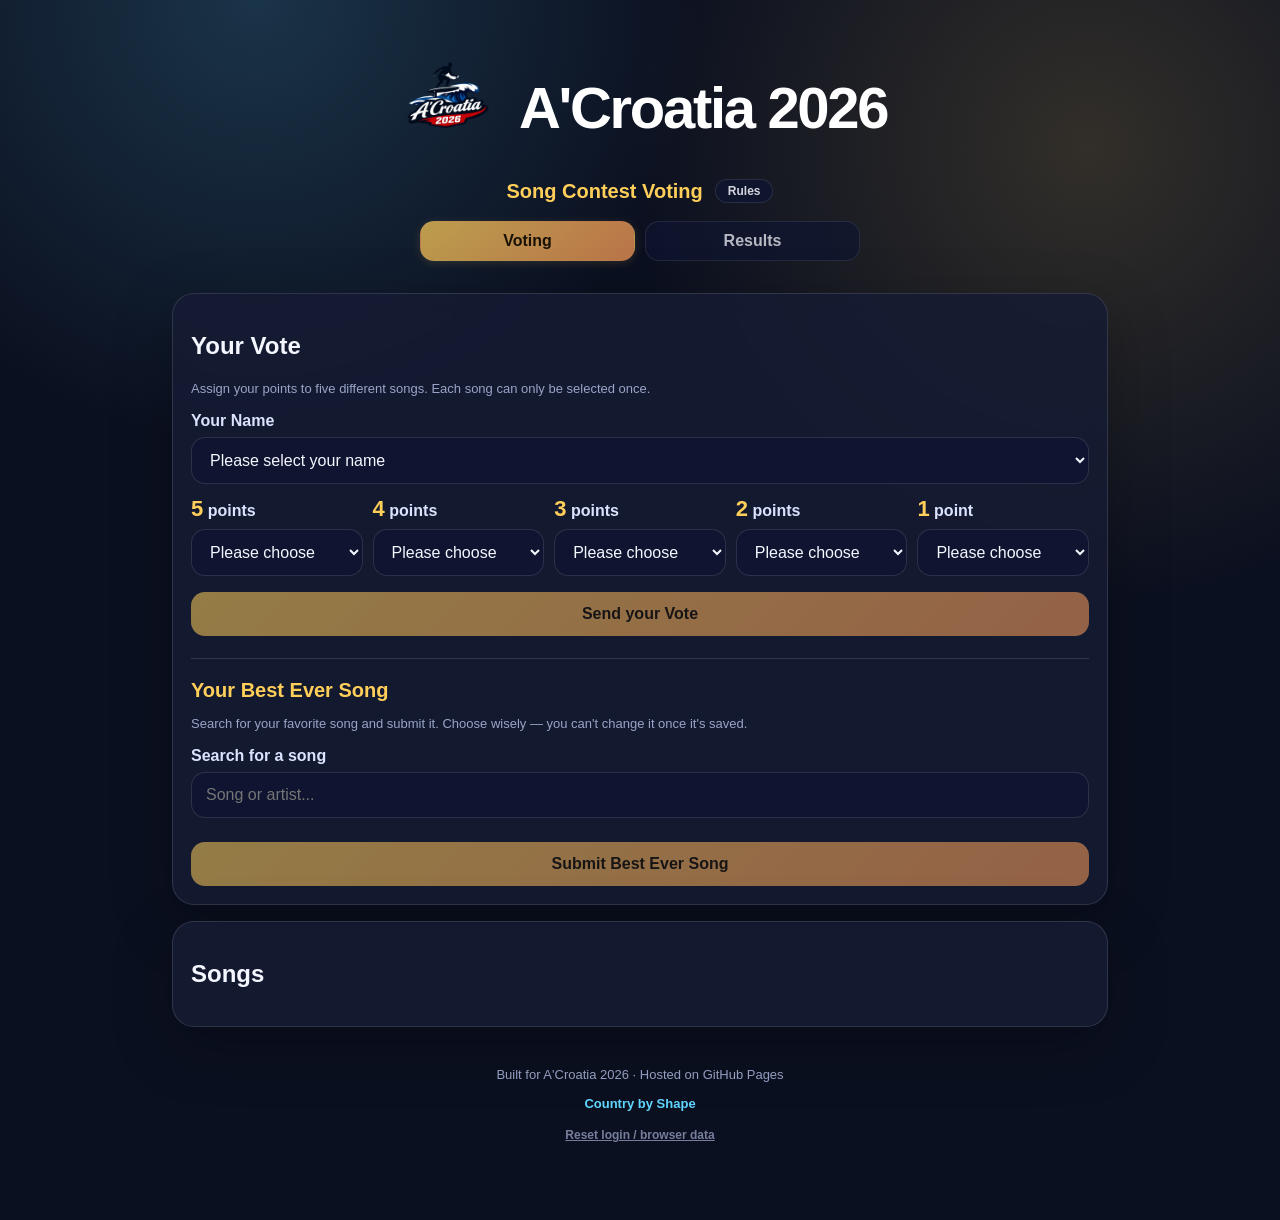
<file: index.html>
<!doctype html>
<html lang="en">
<head>
  <meta charset="utf-8" />
  <meta name="viewport" content="width=device-width,initial-scale=1" />
  <title>A'Croatia 2026 – Song Contest</title>
  <link rel="stylesheet" href="css/style.css?v=78" />
</head>
<body>
  <div class="wrap">
    <header>
      <h1 class="title">
        <a href="https://www.chillex.cloud/Challenge/" target="_blank">
          <img src="./images/logo.png" alt="A'Croatia Logo" class="logo">
        </a>
      <span>A'Croatia <span>2026</span></span>
  </h1>

  <div class="sub-row">
    <div class="sub">Song Contest Voting</div>
    <button type="button" class="rules-btn secondary" onclick="openRulesModal()" aria-label="Show rules">Rules</button>
  </div>
      <div class="tabs">
        <button id="tabVoteBtn" class="secondary active" onclick="showVote()">Voting</button>
        <button id="tabResultsBtn" class="secondary" onclick="showResults()">Results</button>
      </div>
    </header>

    <section id="voteView" class="card" autocomplete="off">
      <h2>Your Vote</h2>
      <p class="small">Assign your points to five different songs. Each song can only be selected once.</p>

      <label for="voterName">Your Name</label>
      <select id="voterName" autocomplete="off"></select>

      <div class="grid">
        <div><label><span class="points">5</span> points</label><select id="p5"></select></div>
        <div><label><span class="points">4</span> points</label><select id="p4"></select></div>
        <div><label><span class="points">3</span> points</label><select id="p3"></select></div>
        <div><label><span class="points">2</span> points</label><select id="p2"></select></div>
        <div><label><span class="points">1</span> point</label><select id="p1"></select></div>
      </div>

      <button id="submitBtn" onclick="submitVote()">Send your Vote</button>
      <div id="message" class="msg vote-message"></div>

      <div class="best-ever-section">
        <h3 class="best-ever-heading">Your Best Ever Song</h3>
        <p class="small">Search for your favorite song and submit it. Choose wisely — you can't change it once it's saved.</p>

        <label for="bestEverSearch">Search for a song</label>
        <input id="bestEverSearch" type="search" placeholder="Song or artist..." autocomplete="off" />

        <div id="bestEverResults" class="best-ever-results"></div>
        <div id="bestEverSelected" class="best-ever-selected" style="display:none"></div>

        <button id="bestEverSubmitBtn" type="button" onclick="submitBestEver()">Submit Best Ever Song</button>
        <div id="bestEverMessage" class="msg"></div>
      </div>
    </section>

    <section id="resultsView" class="card" style="display:none">
      <h2>Live Voting Results</h2>
      <p class="small">The ranking is calculated from submitted votes.</p>
      <button id="refreshResultsBtn" onclick="loadResults()">Refresh results</button>
      <div id="results"></div>
    </section>

    <section class="card">
      <h2>Songs</h2>
      <div id="songList" class="songlist"></div>
    </section>

    <footer>
      Built for A'Croatia 2026 · Hosted on GitHub Pages
      <p class="small">
        <a href="country-by-shape.html">Country by Shape</a>
      </p>
      <p class="small reset-browser-vote">
        <a href="?reset=1">Reset login / browser data</a>
      </p>
    </footer>
  </div>

  <div id="loginConfirmOverlay" class="modal-overlay" style="display:none">
    <div class="modal">
      <p id="loginConfirmVoterName" class="confirm-voter-name"></p>
      <h2>Is this you?</h2>
      <p class="small">Confirm to lock this name on this device for all games. Clear browser data or use Reset to switch users.</p>
      <div class="modal-actions">
        <button class="secondary" type="button" onclick="cancelLoginConfirm()">Cancel</button>
        <button type="button" onclick="confirmLoginYes()">Yes, that's me</button>
      </div>
    </div>
  </div>

  <div id="rulesOverlay" class="modal-overlay" style="display:none">
    <div class="modal rules-modal">
      <h2>The Rules</h2>
      <ul class="rules-list">
        <li>Listen to all the songs.</li>
        <li>Rank your Top 5 favorite songs.</li>
      </ul>

      <h3>Tie-breaker Round</h3>
      <p>If two or more songs receive the same number of points, or if one or more songs receive 0 points, an additional voting round will be held.</p>
      <ul class="rules-list">
        <li>The second round will include only new songs, with the number of new songs matching the number of tied or zero-point songs.</li>
        <li>If there are still ties or songs with 0 points after the second round, a third voting round will be held following the same procedure.</li>
      </ul>

      <h3>Most importantly:</h3>
      <ul class="rules-list rules-list-highlight">
        <li>Feel free to dance and sing along! 🎶</li>
        <li>Have an amazing time together in Croatia! 🇭🇷</li>
      </ul>

      <button type="button" class="rules-got-it secondary" onclick="closeRulesModal()">Got it</button>
    </div>
  </div>

  <div id="confirmOverlay" class="modal-overlay" style="display:none">
    <div class="modal">
      <p id="confirmVoterName" class="confirm-voter-name"></p>
      <h2>🎤 Submit your vote now!</h2>
      <p class="small">After submitting, your vote cannot be changed.</p>
      <div id="confirmVoteSummary" class="confirm-vote-summary"></div>
      <div class="modal-actions">
        <button class="secondary" onclick="closeConfirmModal()">Cancel</button>
        <button onclick="confirmFinalSubmit()">Yes, submit vote</button>
      </div>
    </div>
  </div>

  <div id="bestEverConfirmOverlay" class="modal-overlay" style="display:none">
    <div class="modal">
      <p id="bestEverConfirmVoterName" class="confirm-voter-name"></p>
      <h2>🎤 Submit your best ever song!</h2>
      <p class="small">After submitting, your choice cannot be changed.</p>
      <div id="bestEverConfirmSummary" class="confirm-vote-summary"></div>
      <div class="modal-actions">
        <button class="secondary" onclick="closeBestEverConfirmModal()">Cancel</button>
        <button onclick="confirmBestEverSubmit()">Yes, submit now</button>
      </div>
    </div>
  </div>

  <script src="js/config.js?v=43"></script>
  <script src="js/session.js?v=43"></script>
  <script src="js/app.js?v=43"></script>
  <script src="js/voting.js?v=43"></script>
  <script src="js/best-ever.js?v=43"></script>
  <script src="js/results.js?v=43"></script>
</body>
</html>
</file>
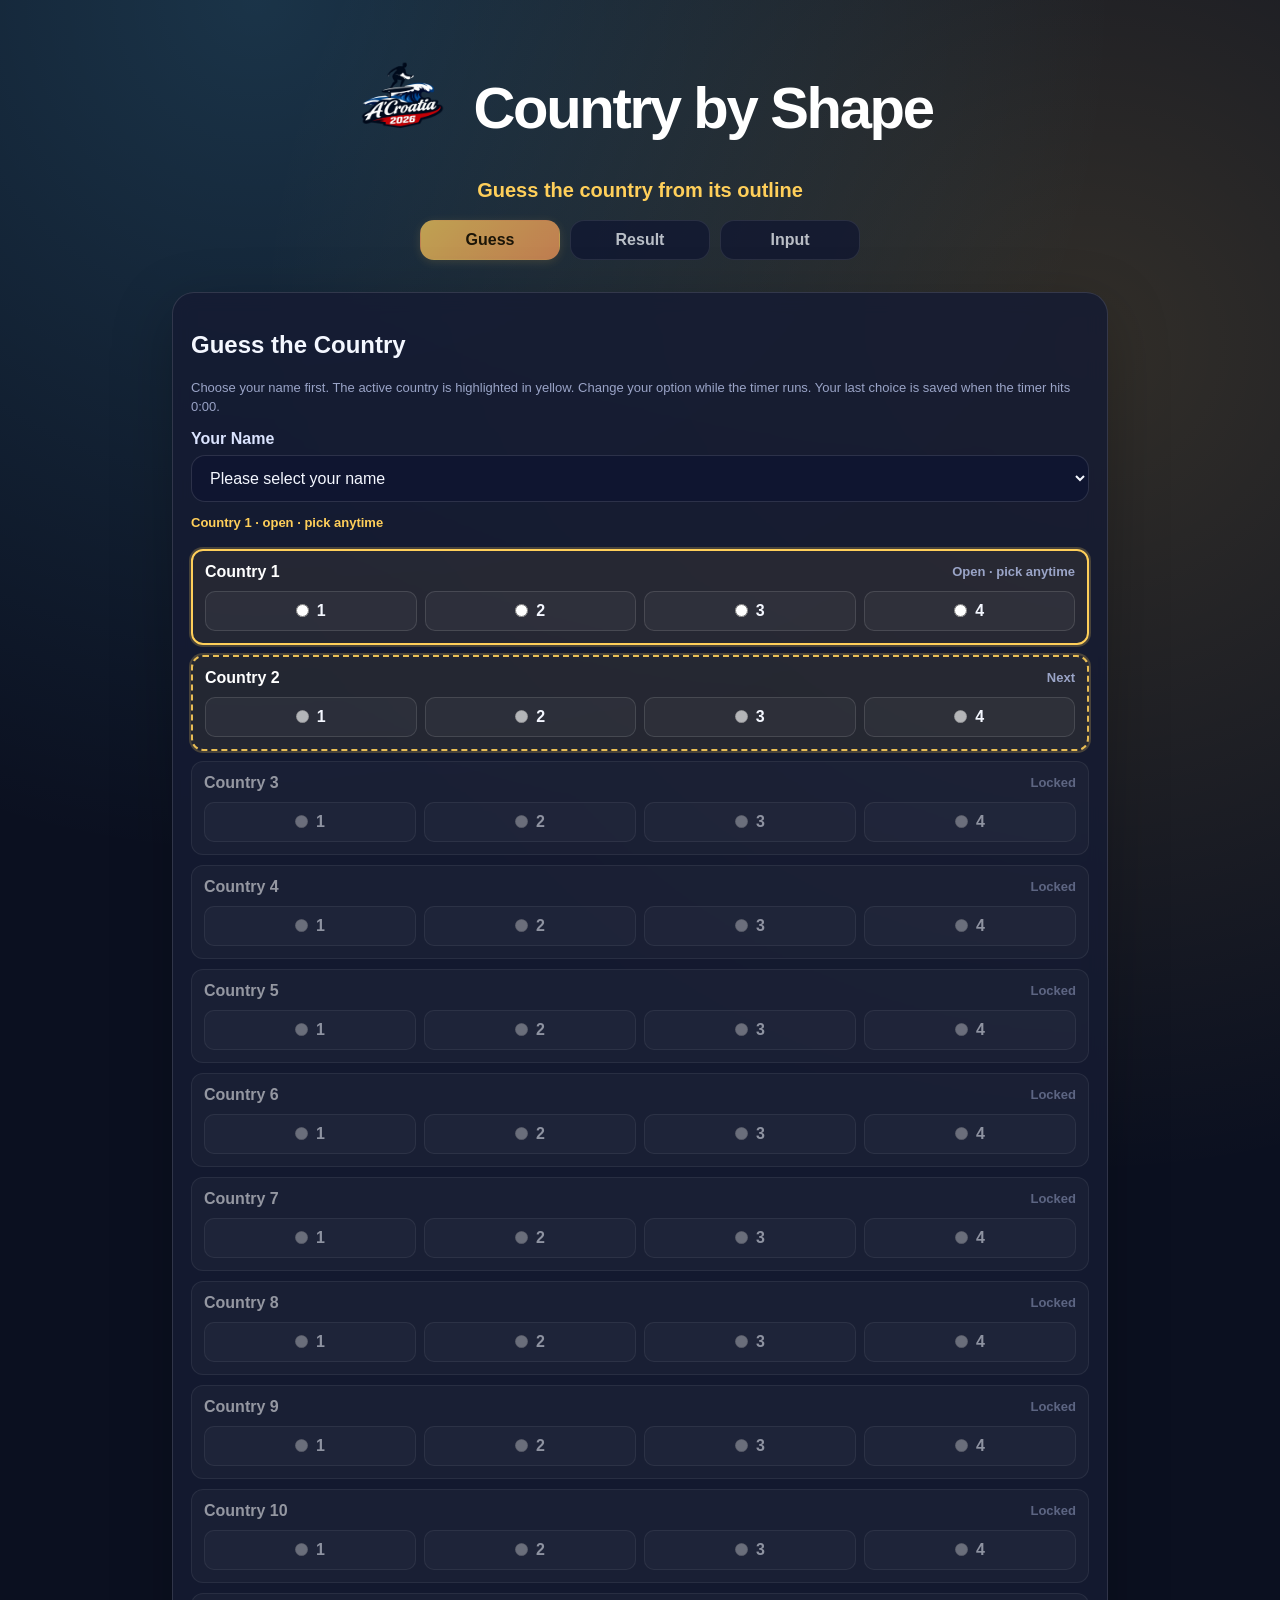
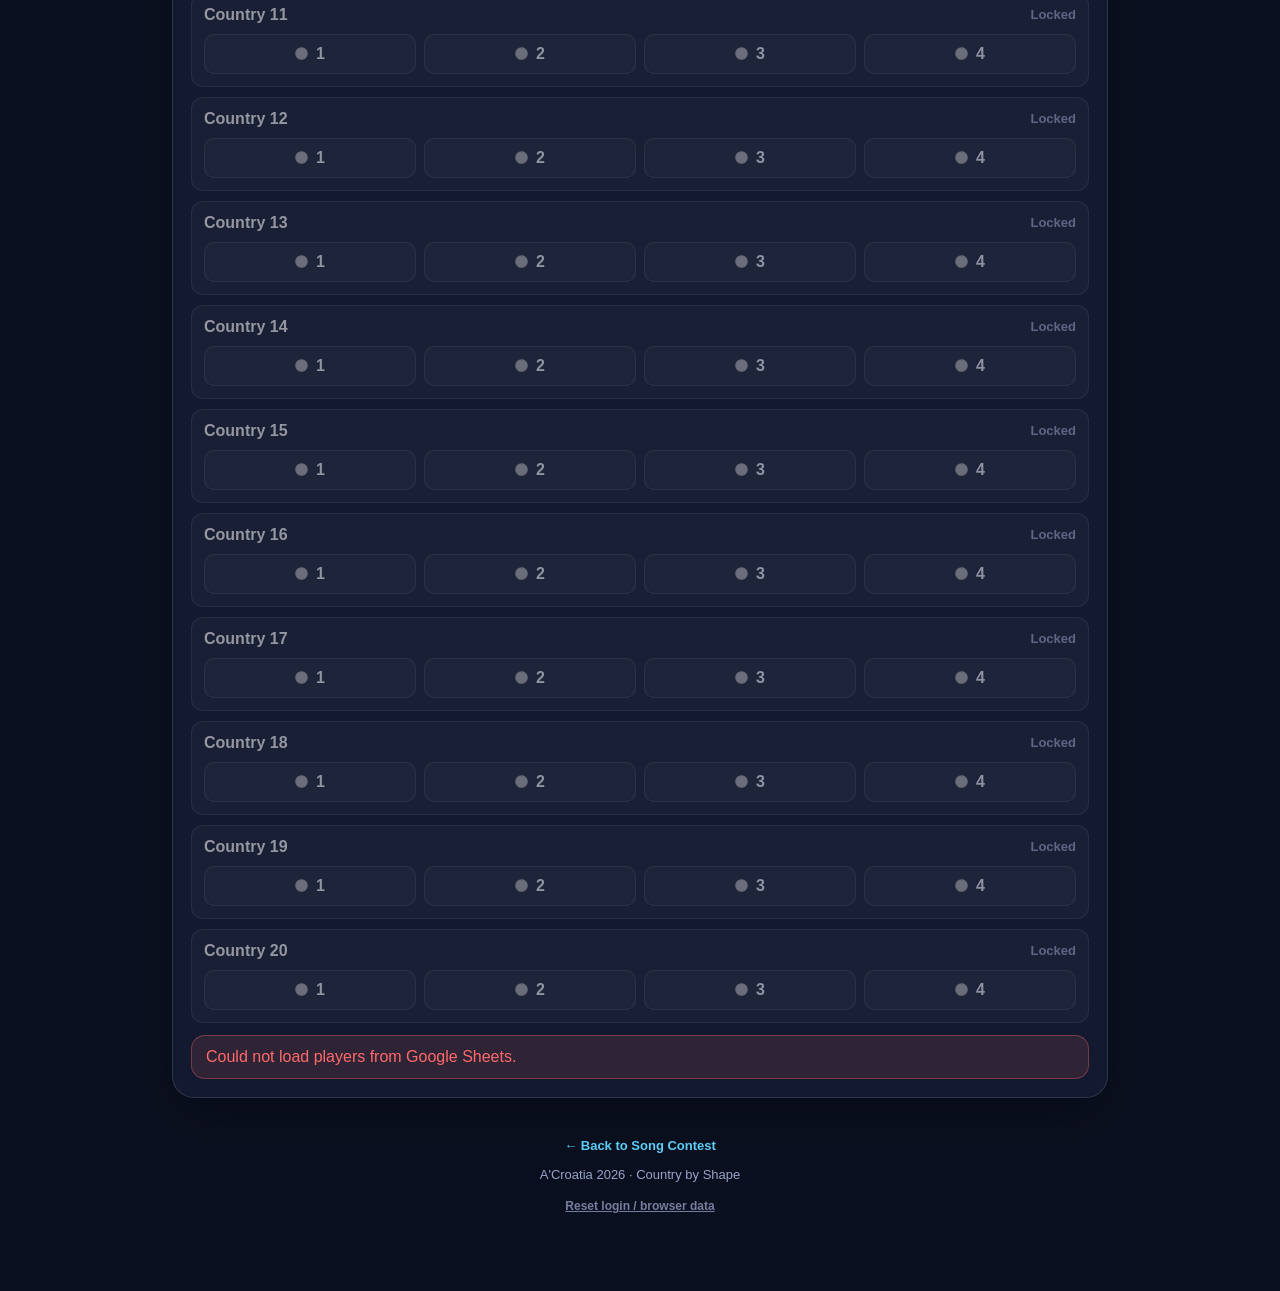
<file: country-by-shape.html>
<!doctype html>
<html lang="en">
<head>
  <meta charset="utf-8" />
  <meta name="viewport" content="width=device-width,initial-scale=1" />
  <title>Country by Shape – A'Croatia 2026</title>
  <link rel="stylesheet" href="css/style.css?v=77" />
</head>
<body>
  <div class="wrap">
    <header>
      <h1 class="title">
        <a href="https://www.chillex.cloud/Challenge/" target="_blank">
          <img src="./images/logo.png" alt="A'Croatia Logo" class="logo">
        </a>
        <span>Country by Shape</span>
      </h1>

      <div class="sub-row">
        <div class="sub">Guess the country from its outline</div>
      </div>

      <div class="tabs">
        <button id="tabGuessBtn" class="secondary active" onclick="showGuess()">Guess</button>
        <button id="tabResultBtn" class="secondary" onclick="showResult()">Result</button>
        <button id="tabInputBtn" class="secondary" onclick="showInput()">Input</button>
      </div>
    </header>

    <section id="guessView" class="card">
      <h2>Guess the Country</h2>
      <p class="small">Choose your name first. The active country is highlighted in yellow. Change your option while the timer runs. Your last choice is saved when the timer hits 0:00.</p>

      <label for="guessPlayerName">Your Name</label>
      <select id="guessPlayerName" autocomplete="off"></select>

      <p id="guessActiveInfo" class="small country-guess-active-info">Open country: Country 1</p>

      <div id="guessCountryList" class="country-guess-list"></div>

      <button id="submitCountryGuessBtn" type="button" onclick="submitCountryGuess()" style="display:none" aria-hidden="true">Submit guess</button>
      <div id="guessMessage" class="msg"></div>
    </section>

    <section id="inputView" class="card" style="display:none">
      <h2>Input</h2>
      <p class="small">Per country: Start timer (20s). Players guess in parallel. After 20s enter the correct answer and Submit.</p>
      <p id="adminStatus" class="small country-guess-active-info">Active country: Country 1 · 0/20 completed</p>

      <div id="adminCountryList" class="country-guess-list"></div>

      <div id="inputMessage" class="msg"></div>
    </section>

    <section id="resultView" class="card" style="display:none">
      <h2>Results</h2>
      <p class="small">Overview of submitted guesses.</p>
      <button id="refreshResultBtn" onclick="loadCountryResults()">Refresh results</button>
      <div id="countryResults"><p class="small">Press Refresh results to load the ranking.</p></div>
    </section>

    <footer>
      <a href="index.html">← Back to Song Contest</a>
      <p class="small">A'Croatia 2026 · Country by Shape</p>
      <p class="small reset-browser-vote">
        <a href="?reset=1">Reset login / browser data</a>
      </p>
    </footer>
  </div>

  <div id="loginConfirmOverlay" class="modal-overlay" style="display:none">
    <div class="modal">
      <p id="loginConfirmVoterName" class="confirm-voter-name"></p>
      <h2>Is this you?</h2>
      <p class="small">Confirm to lock this name on this device for all games. Clear browser data or use Reset to switch users.</p>
      <div class="modal-actions">
        <button class="secondary" type="button" onclick="cancelLoginConfirm()">Cancel</button>
        <button type="button" onclick="confirmLoginYes()">Yes, that's me</button>
      </div>
    </div>
  </div>

  <div id="inputPasswordOverlay" class="modal-overlay" style="display:none">
    <div class="modal country-password-modal">
      <h2>Input access</h2>
      <p class="small">Enter the password to enter results.</p>
      <label for="inputPassword">Password</label>
      <input id="inputPassword" type="password" autocomplete="off" onkeydown="if(event.key==='Enter')submitInputPassword()" />
      <div id="inputPasswordMessage" class="msg"></div>
      <div class="modal-actions">
        <button class="secondary" type="button" onclick="closeInputPasswordModal()">Cancel</button>
        <button type="button" onclick="submitInputPassword()">Continue</button>
      </div>
    </div>
  </div>

  <script src="js/session.js?v=77"></script>
  <script src="js/country-by-shape.js?v=77"></script>
</body>
</html>
</file>
<file: css/style.css>
:root{
  --bg:#0b1020; --card:#151b33; --muted:#9aa4c7; --text:#f4f7ff;
  --accent:#ffcf5a; --accent2:#60d6ff; --danger:#ff6b6b; --ok:#7CFFB2;
  --border:rgba(255,255,255,.12); --success:#28a745;
}
*{box-sizing:border-box}
body{margin:0;font-family:-apple-system,BlinkMacSystemFont,"Segoe UI",Roboto,Arial,sans-serif;background:radial-gradient(circle at 20% 0%,rgba(96,214,255,.18),transparent 28%),radial-gradient(circle at 85% 12%,rgba(255,207,90,.16),transparent 30%),var(--bg);color:var(--text)}
.wrap{max-width:980px;margin:0 auto;padding:22px}
header{padding:26px 0 16px;text-align:center}
h1{margin:0;font-size:clamp(30px,7vw,58px);line-height:1;letter-spacing:-.04em;color:#fff}
.title{
    display:flex;
    align-items:center;
    justify-content:center;
    gap:16px;
    color:#fff;
}

.logo{
    height:1.9em;
    width:auto;
}
.title > span,
.title > span span{color:#fff}
.sub-row{display:flex;align-items:center;justify-content:center;gap:12px;margin-top:12px;max-width:520px;margin-left:auto;margin-right:auto}
.sub{color:var(--accent);margin-top:0;font-size:20px;font-weight:600}
.rules-btn{width:auto;margin:0;padding:5px 12px;font-size:12px;font-weight:700;line-height:1;opacity:.85;white-space:nowrap}
.rules-btn:hover{opacity:1}
.card{background:rgba(21,27,51,.86);border:1px solid var(--border);border-radius:22px;padding:18px;margin:16px 0;box-shadow:0 18px 60px rgba(0,0,0,.25);backdrop-filter:blur(10px)}
label{display:block;margin:12px 0 7px;color:#dbe4ff;font-weight:700}
input,select,button{width:100%;font-size:16px;border-radius:14px;border:1px solid var(--border);padding:13px 14px;background:#0f1530;color:var(--text)}
select:focus,input:focus{outline:2px solid rgba(96,214,255,.55)}
.grid{display:grid;grid-template-columns:repeat(5,1fr);gap:10px}
.points{font-size:22px;color:var(--accent);font-weight:900}
button{cursor:pointer;background:linear-gradient(135deg,var(--accent),#ff9d5a);color:#1b1200;font-weight:900;border:0;margin-top:16px}
button.secondary{background:#0f1530;color:var(--text);border:1px solid var(--border)}
button:disabled{opacity:.55;cursor:not-allowed}
button.completed{background:var(--success);color:white;opacity:1;cursor:not-allowed}
.vote-message{margin-top:12px}
.msg{padding:12px 14px;border-radius:14px;margin-top:12px;display:none}
.msg.ok{display:block;background:rgba(124,255,178,.12);border:1px solid rgba(124,255,178,.35);color:var(--ok)}
.msg.err{display:block;background:rgba(255,107,107,.12);border:1px solid rgba(255,107,107,.35);color:var(--danger)}
.songlist{display:grid;grid-template-columns:repeat(2,1fr);gap:8px;margin-top:8px}
.song{
  padding:10px 12px;
  background:rgba(255,255,255,.05);
  border:1px solid var(--border);
  border-radius:12px;
  display:flex;
  align-items:center;
  gap:10px;
}

.song-line{
  display:flex;
  flex-direction:column;
  gap:4px;
  min-width:0;
}

.song-title{
  font-weight:700;
  color:#fff;
  line-height:1.3;
}

.song-artist{
  color:var(--muted);
  font-size:14px;
  line-height:1.3;
}

.result-song-cell .song-line{
  gap:2px;
}
.small{color:var(--muted);font-size:13px;line-height:1.45}
.reset-browser-vote{margin-top:12px;text-align:center}
.reset-browser-vote a{color:var(--muted);font-size:12px;text-decoration:underline;opacity:.75}
.reset-browser-vote a:hover{opacity:1}
.result-stats{display:grid;grid-template-columns:repeat(2,1fr);gap:10px;margin:14px 0}
.stat{background:rgba(255,255,255,.05);border:1px solid var(--border);border-radius:16px;padding:12px}
.stat-head{display:flex;align-items:center;justify-content:space-between;gap:8px}
.stat-inline{display:flex;align-items:baseline;gap:8px;flex-wrap:wrap;min-width:0}
.stat-inline b{font-size:24px;color:var(--accent);line-height:1.1;flex:0 0 auto}
.stat-label{display:inline;margin:0;color:var(--muted);font-size:13px;line-height:1.35}
.stat-expand-btn{width:auto;min-width:36px;margin:0;padding:6px 10px;font-size:14px;line-height:1;background:rgba(255,255,255,.04);color:var(--text);border:1px solid var(--border);font-weight:700}
.stat-expand-btn:hover{background:rgba(255,255,255,.08)}
.stat-details{margin-top:12px;padding-top:12px;border-top:1px solid var(--border);text-align:left}
.voter-group + .voter-group{margin-top:12px}
.voter-group h4{margin:0 0 6px;font-size:12px;text-transform:uppercase;letter-spacing:.04em;color:var(--muted)}
.voter-group ul{margin:0;padding-left:18px}
.voter-group li{margin:3px 0;font-size:14px}
.voter-group .empty{color:var(--muted);font-size:13px;font-style:italic;list-style:none;padding-left:0}
table{width:100%;border-collapse:collapse;margin-top:10px}
th,td{padding:10px;border-bottom:1px solid var(--border);text-align:left}
th{color:var(--muted);font-size:13px;text-transform:uppercase;letter-spacing:.04em}
.rank{font-weight:900;color:var(--accent)}
.bar{height:10px;background:rgba(255,255,255,.08);border-radius:999px;overflow:hidden}
.bar span{display:block;height:100%;background:linear-gradient(90deg,var(--accent2),var(--accent));border-radius:999px}
footer{color:var(--muted);text-align:center;padding:24px 0 40px;font-size:13px}
footer a{color:var(--accent2);text-decoration:none;font-weight:600}
footer a:hover{text-decoration:underline}
.tabs{display:flex;gap:10px;flex-wrap:wrap;justify-content:center;margin-top:18px;max-width:440px;margin-left:auto;margin-right:auto}
.tabs button{flex:1 1 0;width:auto;min-width:0;margin:0;padding:10px 14px;background:#0f1530;color:var(--text);border:1px solid var(--border);font-weight:700;opacity:.72;transition:background .15s,border-color .15s,color .15s,box-shadow .15s,opacity .15s}
.tabs button.active{background:linear-gradient(135deg,rgba(255,207,90,.82),rgba(255,157,90,.82));color:#1b1200;border-color:transparent;font-weight:900;opacity:.88;box-shadow:0 2px 10px rgba(255,207,90,.16)}
#refreshResultsBtn{opacity:.72}
.modal-overlay{position:fixed;inset:0;z-index:9999;background:rgba(0,0,0,.65);display:flex;align-items:center;justify-content:center;padding:20px}
.modal{width:min(460px,100%);background:rgba(21,27,51,.98);border:1px solid var(--border);border-radius:24px;box-shadow:0 28px 90px rgba(0,0,0,.45);padding:22px;text-align:center}
.modal h2{margin-top:0}.modal p{color:var(--muted)}
.confirm-voter-name,.modal p.confirm-voter-name{margin:0 0 6px;font-size:16px;font-weight:600;color:var(--accent);line-height:1.3}
.confirm-vote-summary{margin:14px 0 16px;text-align:left}
.confirm-vote-row{display:flex;align-items:flex-start;gap:10px;padding:8px 10px;background:rgba(255,255,255,.05);border:1px solid var(--border);border-radius:10px;margin-bottom:6px}
.confirm-vote-row:last-child{margin-bottom:0}
.confirm-points{flex:0 0 auto;display:flex;align-items:baseline;gap:4px;min-width:72px;line-height:1.3}
.confirm-points-value{font-size:22px;font-weight:900;color:var(--accent)}
.confirm-points-label{font-size:13px;font-weight:600;color:var(--muted)}
.confirm-song{flex:1 1 auto;font-size:14px;line-height:1.35;text-align:left;overflow-wrap:anywhere}
.confirm-song-stack{display:flex;flex-direction:column;gap:4px}
.modal-actions{display:grid;grid-template-columns:1fr 1fr;gap:10px}
.rules-modal{width:min(560px,100%);max-height:85vh;overflow-y:auto;text-align:left}
.rules-modal h2{margin-top:0;text-align:center;color:var(--text)}
.rules-modal h3{margin:18px 0 8px;font-size:15px;color:var(--accent)}
.rules-modal p{margin:0 0 8px;color:var(--muted);font-size:14px;line-height:1.5}
.rules-list{margin:0 0 4px;padding-left:20px;color:var(--text)}
.rules-list li{margin:6px 0;font-size:14px;line-height:1.45}
.rules-list-highlight li{font-weight:600}
.rules-got-it{width:auto;min-width:120px;max-width:160px;margin:18px auto 0;padding:10px 18px;display:block;font-size:15px;opacity:.72}
.rules-got-it:hover{opacity:.88}
@media(max-width:760px){.grid{grid-template-columns:1fr}.wrap{padding:14px}.card{padding:15px}.songlist{grid-template-columns:1fr}}
@media(max-width:560px){
  .result-stats{grid-template-columns:1fr}
  .modal-actions{grid-template-columns:1fr}
  .sub-row{flex-direction:column;align-items:center;gap:8px;padding:0 10px}
  .sub{font-size:18px;text-align:center}
  .rules-btn{margin:0}
  .modal-overlay{padding:14px;align-items:center;justify-content:center}
  .rules-modal{padding:18px 16px 16px;text-align:center}
  .rules-modal h2,.rules-modal h3,.rules-modal p{text-align:center}
  .rules-list{display:inline-block;text-align:left;margin-left:auto;margin-right:auto;max-width:100%}
  .rules-got-it{min-width:110px;max-width:140px;padding:9px 16px;font-size:14px}
}


/* Results table: compact columns for rank, points and bar; song gets remaining width */
#results table{
  width:100%;
  table-layout:auto;
}

#results th:nth-child(1),
#results td:nth-child(1){
  width:1%;
  white-space:nowrap;
  text-align:center;
  padding-left:6px;
  padding-right:8px;
}

#results th:nth-child(2),
#results td:nth-child(2){
  width:auto;
  min-width:0;
  overflow-wrap:anywhere;
}

#results th:nth-child(3),
#results td:nth-child(3){
  width:1%;
  white-space:nowrap;
  text-align:center;
  padding-left:8px;
  padding-right:8px;
}

#results th:nth-child(4),
#results td:nth-child(4){
  width:70px;
  min-width:70px;
  max-width:70px;
  padding-left:6px;
  padding-right:0;
}

#results .bar{
  width:64px;
}

@media(max-width:560px){
  #results th,
  #results td{
    padding-top:8px;
    padding-bottom:8px;
  }

  #results th:nth-child(1),
  #results td:nth-child(1){
    padding-left:2px;
    padding-right:5px;
  }

  #results th:nth-child(3),
  #results td:nth-child(3){
    padding-left:5px;
    padding-right:5px;
  }

  #results th:nth-child(4),
  #results td:nth-child(4){
    width:48px;
    min-width:48px;
    max-width:48px;
    padding-left:4px;
  }

  #results .bar{
    width:44px;
  }
}

.song{
  display:flex;
  align-items:center;
  justify-content:flex-start;
  gap:8px;
  text-align:left;
}

.song b{
  flex:0 0 auto;
}

.song .song-line{
  flex:1 1 auto;
  min-width:0;
  text-align:left;
  overflow-wrap:anywhere;
}

.spotifyLink{
  flex:0 0 auto;
  text-decoration:none;
  font-size:22px;
  margin-left:auto;
  border-radius:8px;
  padding:2px 6px;
  transition:background .15s,box-shadow .15s,filter .15s,transform .15s;
}

.spotifyLink:hover{
  transform:scale(1.2);
}

.spotifyLink.active{
  background:rgba(124,255,178,.18);
  box-shadow:0 0 0 2px var(--ok);
  filter:hue-rotate(85deg) saturate(2.4);
}

.best-ever-section{
  margin-top:22px;
  padding-top:20px;
  border-top:1px solid var(--border);
}

.best-ever-heading{
  margin:0 0 6px;
  font-size:20px;
  color:var(--accent);
}

.best-ever-results{
  display:grid;
  gap:8px;
  margin-top:10px;
}

.best-ever-result{
  width:100%;
  margin:0;
  padding:12px 14px;
  text-align:left;
  background:rgba(255,255,255,.05);
  border:1px solid var(--border);
  color:var(--text);
  display:flex;
  flex-direction:column;
  gap:4px;
}

.best-ever-result:hover{
  background:rgba(255,255,255,.08);
  border-color:rgba(96,214,255,.35);
}

.best-ever-result-title{
  font-weight:700;
  line-height:1.3;
}

.best-ever-result-artist{
  color:var(--muted);
  font-size:14px;
}

.best-ever-selected{
  margin-top:12px;
  padding:12px 14px;
  background:rgba(255,207,90,.08);
  border:1px solid rgba(255,207,90,.25);
  border-radius:14px;
}

.best-ever-selected-row{
  display:flex;
  align-items:center;
  justify-content:space-between;
  gap:12px;
}

.best-ever-selected-text{
  display:flex;
  flex-direction:column;
  gap:4px;
  min-width:0;
}

.best-ever-artist{
  color:var(--muted);
  font-size:14px;
}

.best-ever-preview{
  flex:0 0 auto;
  color:var(--accent);
  text-decoration:none;
  font-weight:700;
  white-space:nowrap;
}

.best-ever-preview:hover{
  text-decoration:underline;
}

.best-ever-empty{
  margin:8px 0 0;
}

#bestEverSubmitBtn{
  margin-top:14px;
}

.country-list{
  display:grid;
  gap:8px;
  margin-top:16px;
}

.country-row{
  display:flex;
  align-items:center;
  justify-content:space-between;
  gap:12px;
  padding:10px 12px;
  background:rgba(255,255,255,.05);
  border:1px solid var(--border);
  border-radius:12px;
}

.country-label{
  font-weight:700;
  color:#fff;
}

.country-correct-label{
  display:flex;
  align-items:center;
  gap:8px;
  margin:0;
  color:var(--muted);
  font-size:14px;
  font-weight:600;
  cursor:pointer;
  white-space:nowrap;
}

.country-correct-checkbox{
  width:auto;
  margin:0;
  padding:0;
  accent-color:var(--accent);
  cursor:pointer;
}

.country-correct-counter{
  margin-top:16px;
  text-align:center;
  font-size:22px;
  font-weight:900;
  color:var(--accent);
}

#submitCountryResultBtn{
  margin-top:12px;
}

.country-results-table .country-result-name{
  display:block;
  font-weight:700;
  color:#fff;
}

.country-results-table .country-result-meta{
  display:block;
  margin-top:2px;
}

.country-password-modal{
  text-align:left;
}

.country-password-modal h2{
  text-align:center;
}

.country-password-modal .modal-actions{
  margin-top:16px;
}

.country-guess-active-info{
  margin-top:12px;
  color:var(--accent);
  font-weight:700;
}

.country-guess-list{
  display:grid;
  gap:10px;
  margin-top:16px;
}

.country-guess-row{
  padding:12px;
  background:rgba(255,255,255,.05);
  border:1px solid var(--border);
  border-radius:12px;
}

.country-guess-row-waiting,
.country-guess-row-active,
.country-guess-row-up-next{
  border:2px solid rgba(255,207,90,.9);
  box-shadow:0 0 0 2px rgba(255,207,90,.22);
  background:rgba(255,207,90,.07);
}

.country-guess-row-active{
  border-color:rgba(255,207,90,1);
}

.country-guess-row-up-next{
  border-style:dashed;
}

.country-guess-row-done{
  opacity:.88;
}

.country-guess-row-locked,
.country-guess-row-missed{
  opacity:.55;
}

.country-guess-row-head{
  display:flex;
  align-items:center;
  justify-content:space-between;
  gap:12px;
  margin-bottom:10px;
}

.country-guess-status-wrap{
  display:flex;
  align-items:center;
  gap:10px;
}

.country-guess-countdown{
  display:inline-flex;
  align-items:center;
  justify-content:center;
  min-width:52px;
  padding:4px 8px;
  border-radius:999px;
  background:rgba(255,207,90,.14);
  border:1px solid rgba(255,207,90,.35);
  color:var(--accent);
  font-size:14px;
  font-weight:900;
  line-height:1;
}

.country-guess-status{
  color:var(--muted);
  font-size:13px;
  font-weight:600;
}

.country-guess-options{
  display:grid;
  grid-template-columns:repeat(4, minmax(0, 1fr));
  gap:8px;
}

.country-guess-option-label{
  display:flex;
  align-items:center;
  justify-content:center;
  gap:8px;
  margin:0;
  padding:10px 8px;
  background:rgba(255,255,255,.04);
  border:1px solid var(--border);
  border-radius:10px;
  color:var(--text);
  font-weight:700;
  cursor:pointer;
}

.country-guess-option-label input{
  width:auto;
  margin:0;
  padding:0;
  accent-color:var(--accent);
}

.country-guess-option-label input:disabled{
  cursor:not-allowed;
}

.country-guess-option-label-saved{
  border-color:rgba(76,175,120,.95);
  background:rgba(76,175,120,.18);
  box-shadow:0 0 0 2px rgba(76,175,120,.22);
  color:#dff7e8;
}

.country-guess-row-done .country-guess-status{
  color:#9fefc0;
}

.country-guess-option-label-saved input{
  accent-color:#4caf78;
}

.country-input-section{
  margin-top:18px;
  padding-top:18px;
  border-top:1px solid var(--border);
}

.country-input-section:first-of-type{
  margin-top:0;
  padding-top:0;
  border-top:0;
}

.country-input-heading{
  margin:0 0 6px;
  font-size:18px;
  color:var(--accent);
}

.country-guess-row-closed{
  opacity:.72;
}

.country-admin-actions{
  display:flex;
  gap:8px;
  margin-top:10px;
  flex-wrap:wrap;
}

.country-admin-actions button{
  margin-top:0;
}

.country-admin-actions button.secondary{
  flex:0 0 auto;
}

.country-admin-saved-choice{
  font-size:13px;
  color:var(--muted);
}

#submitCountryGuessBtn{
  margin-top:12px;
}

@media(max-width:560px){
  .country-guess-options{
    grid-template-columns:repeat(2, minmax(0, 1fr));
  }
}
</file>
